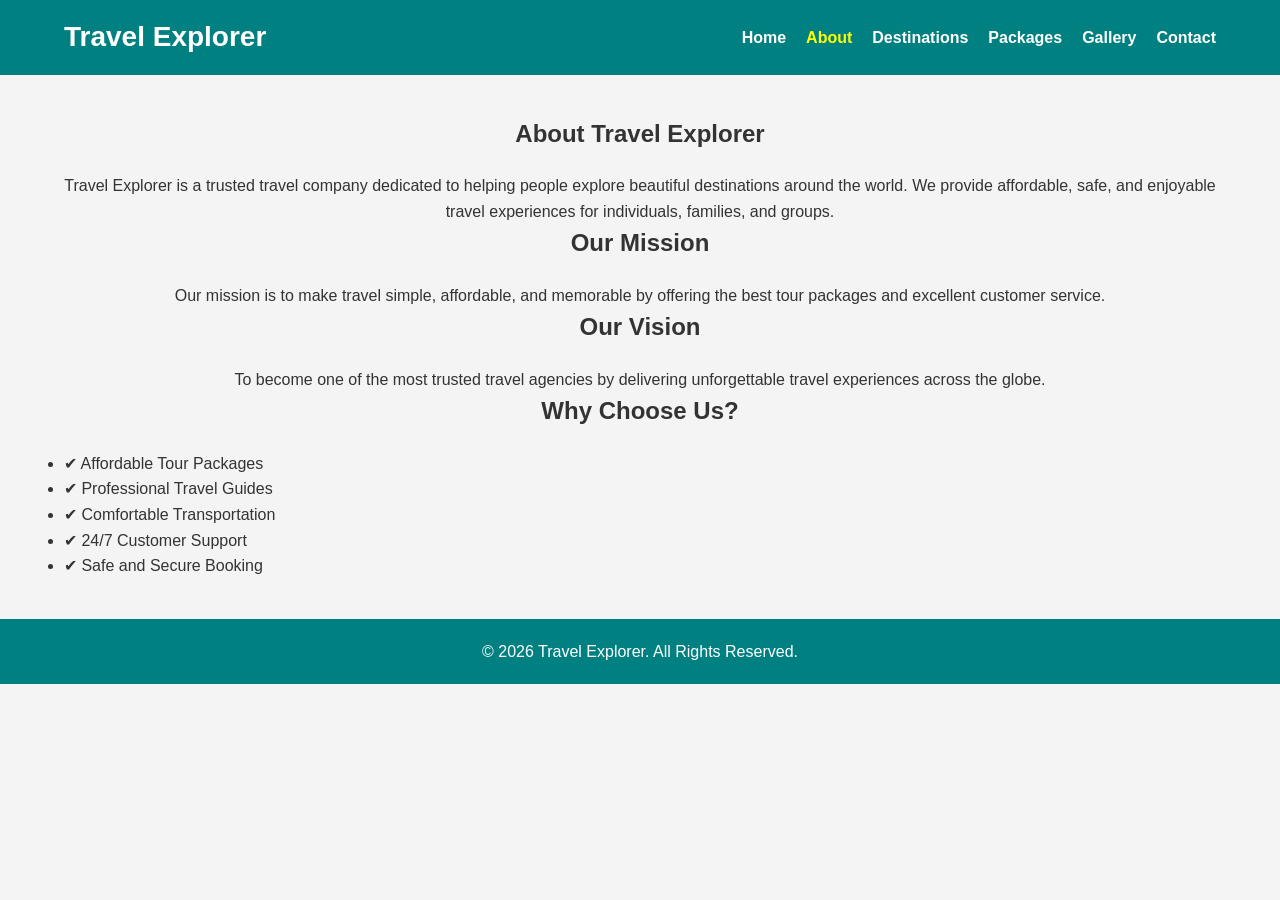
<file: about.html>
<!DOCTYPE html>
<html lang="en">
<head>
    <meta charset="UTF-8">
    <meta name="viewport" content="width=device-width, initial-scale=1.0">
    <title>About Us - Travel Explorer</title>
    <link rel="stylesheet" href="style.css">
</head>
<body>

<header>
    <nav>
        <div class="logo">Travel Explorer</div>
        <ul>
            <li><a href="index.html">Home</a></li>
            <li><a href="about.html" class="active">About</a></li>
            <li><a href="destinations.html">Destinations</a></li>
            <li><a href="packages.html">Packages</a></li>
            <li><a href="gallery.html">Gallery</a></li>
            <li><a href="contact.html">Contact</a></li>
        </ul>
    </nav>
</header>

<section class="about">
    <h1>About Travel Explorer</h1>
    <p>
        Travel Explorer is a trusted travel company dedicated to helping people
        explore beautiful destinations around the world. We provide affordable,
        safe, and enjoyable travel experiences for individuals, families, and groups.
    </p>

    <h2>Our Mission</h2>
    <p>
        Our mission is to make travel simple, affordable, and memorable by
        offering the best tour packages and excellent customer service.
    </p>

    <h2>Our Vision</h2>
    <p>
        To become one of the most trusted travel agencies by delivering
        unforgettable travel experiences across the globe.
    </p>

    <h2>Why Choose Us?</h2>
    <ul>
        <li>✔ Affordable Tour Packages</li>
        <li>✔ Professional Travel Guides</li>
        <li>✔ Comfortable Transportation</li>
        <li>✔ 24/7 Customer Support</li>
        <li>✔ Safe and Secure Booking</li>
    </ul>
</section>

<footer>
    <p>&copy; 2026 Travel Explorer. All Rights Reserved.</p>
</footer>

<script src="script.js"></script>

</body>
</html>
</file>
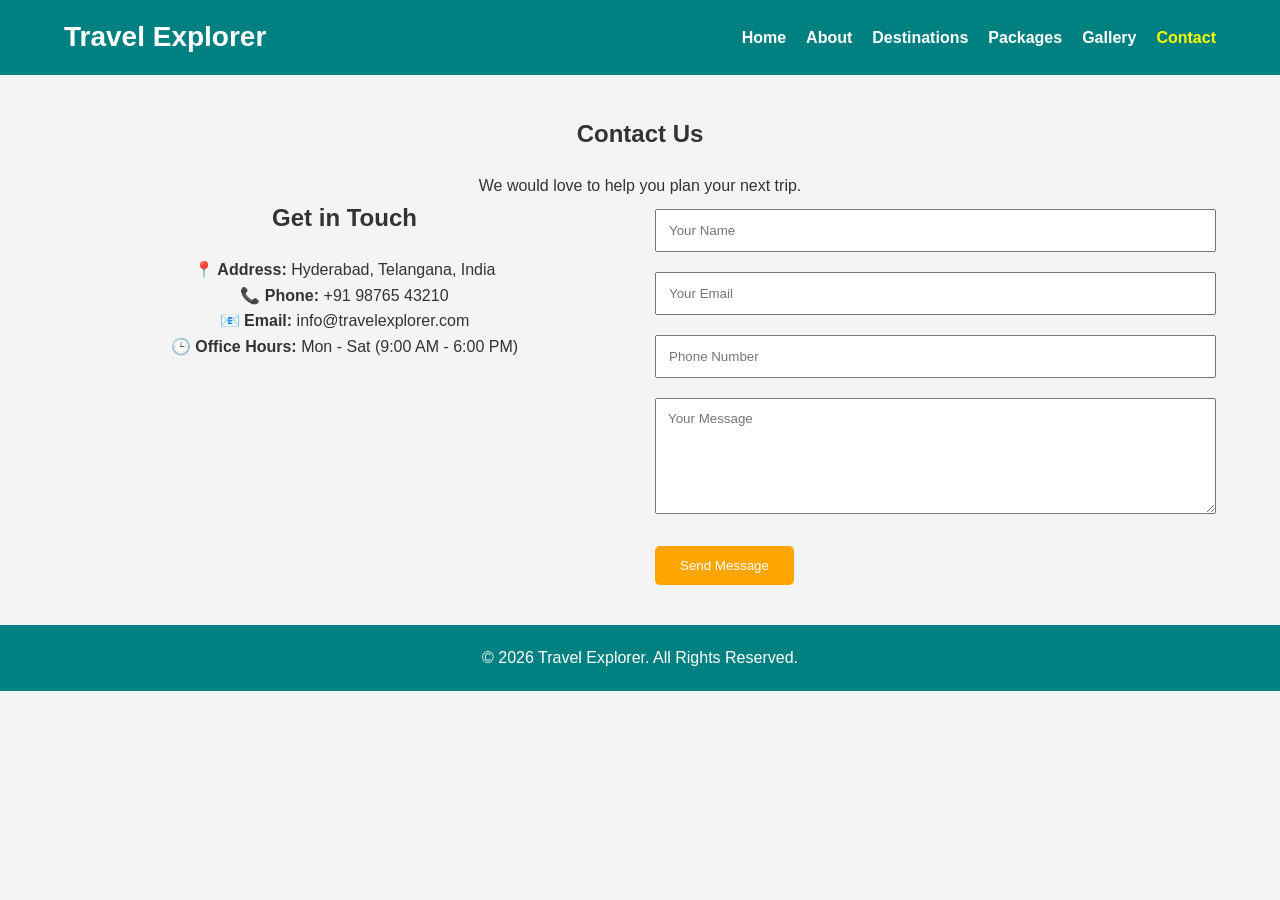
<file: contact.html>
<!DOCTYPE html>
<html lang="en">
<head>
    <meta charset="UTF-8">
    <meta name="viewport" content="width=device-width, initial-scale=1.0">
    <title>Contact Us - Travel Explorer</title>
    <link rel="stylesheet" href="style.css">
</head>
<body>

<header>
    <nav>
        <div class="logo">Travel Explorer</div>
        <ul>
            <li><a href="index.html">Home</a></li>
            <li><a href="about.html">About</a></li>
            <li><a href="destinations.html">Destinations</a></li>
            <li><a href="packages.html">Packages</a></li>
            <li><a href="gallery.html">Gallery</a></li>
            <li><a href="contact.html" class="active">Contact</a></li>
        </ul>
    </nav>
</header>

<section class="contact">
    <h1>Contact Us</h1>
    <p>We would love to help you plan your next trip.</p>

    <div class="contact-container">

        <div class="contact-info">
            <h2>Get in Touch</h2>
            <p><strong>📍 Address:</strong> Hyderabad, Telangana, India</p>
            <p><strong>📞 Phone:</strong> +91 98765 43210</p>
            <p><strong>📧 Email:</strong> info@travelexplorer.com</p>
            <p><strong>🕒 Office Hours:</strong> Mon - Sat (9:00 AM - 6:00 PM)</p>
        </div>

        <div class="contact-form">
            <form>
                <input type="text" placeholder="Your Name" required>

                <input type="email" placeholder="Your Email" required>

                <input type="tel" placeholder="Phone Number" required>

                <textarea rows="6" placeholder="Your Message" required></textarea>

                <button type="submit" class="btn">Send Message</button>
            </form>
        </div>

    </div>
</section>

<footer>
    <p>&copy; 2026 Travel Explorer. All Rights Reserved.</p>
</footer>

<script src="script.js"></script>

</body>
</html>
</file>
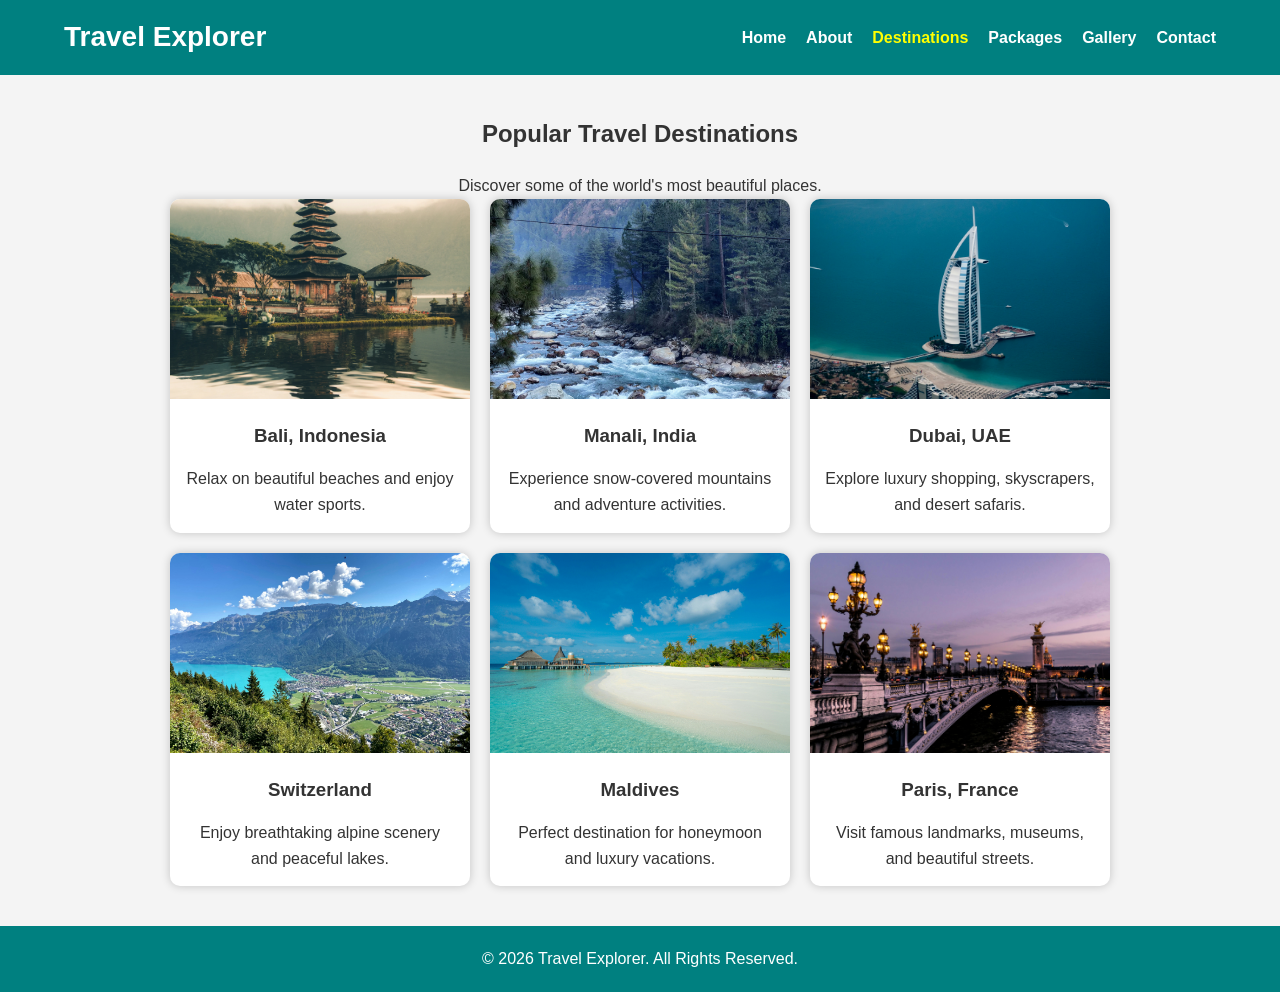
<file: destinations.html>
<!DOCTYPE html>
<html lang="en">
<head>
    <meta charset="UTF-8">
    <meta name="viewport" content="width=device-width, initial-scale=1.0">
    <title>Destinations - Travel Explorer</title>
    <link rel="stylesheet" href="style.css">
</head>
<body>

<header>
    <nav>
        <div class="logo">Travel Explorer</div>
        <ul>
            <li><a href="index.html">Home</a></li>
            <li><a href="about.html">About</a></li>
            <li><a href="destinations.html" class="active">Destinations</a></li>
            <li><a href="packages.html">Packages</a></li>
            <li><a href="gallery.html">Gallery</a></li>
            <li><a href="contact.html">Contact</a></li>
        </ul>
    </nav>
</header>

<section class="destinations">
    <h1>Popular Travel Destinations</h1>
    <p>Discover some of the world's most beautiful places.</p>

    <div class="cards">

        <div class="card">
            <img src="bali.jpg" alt="Bali">
            <h3>Bali, Indonesia</h3>
            <p>Relax on beautiful beaches and enjoy water sports.</p>
        </div>

        <div class="card">
            <img src="manali.jpg" alt="Manali">
            <h3>Manali, India</h3>
            <p>Experience snow-covered mountains and adventure activities.</p>
        </div>

        <div class="card">
            <img src="dubai-city.jpg" alt="Dubai">
            <h3>Dubai, UAE</h3>
            <p>Explore luxury shopping, skyscrapers, and desert safaris.</p>
        </div>

        <div class="card">
            <img src="switerland-adventure.jpg" alt="Switzerland">
            <h3>Switzerland</h3>
            <p>Enjoy breathtaking alpine scenery and peaceful lakes.</p>
        </div>

        <div class="card">
            <img src="maldives-beach.jpg" alt="Maldives">
            <h3>Maldives</h3>
            <p>Perfect destination for honeymoon and luxury vacations.</p>
        </div>

        <div class="card">
            <img src="paris.jpg" alt="Paris">
            <h3>Paris, France</h3>
            <p>Visit famous landmarks, museums, and beautiful streets.</p>
        </div>

    </div>
</section>

<footer>
    <p>&copy; 2026 Travel Explorer. All Rights Reserved.</p>
</footer>

<script src="script.js"></script>

</body>
</html>
</file>
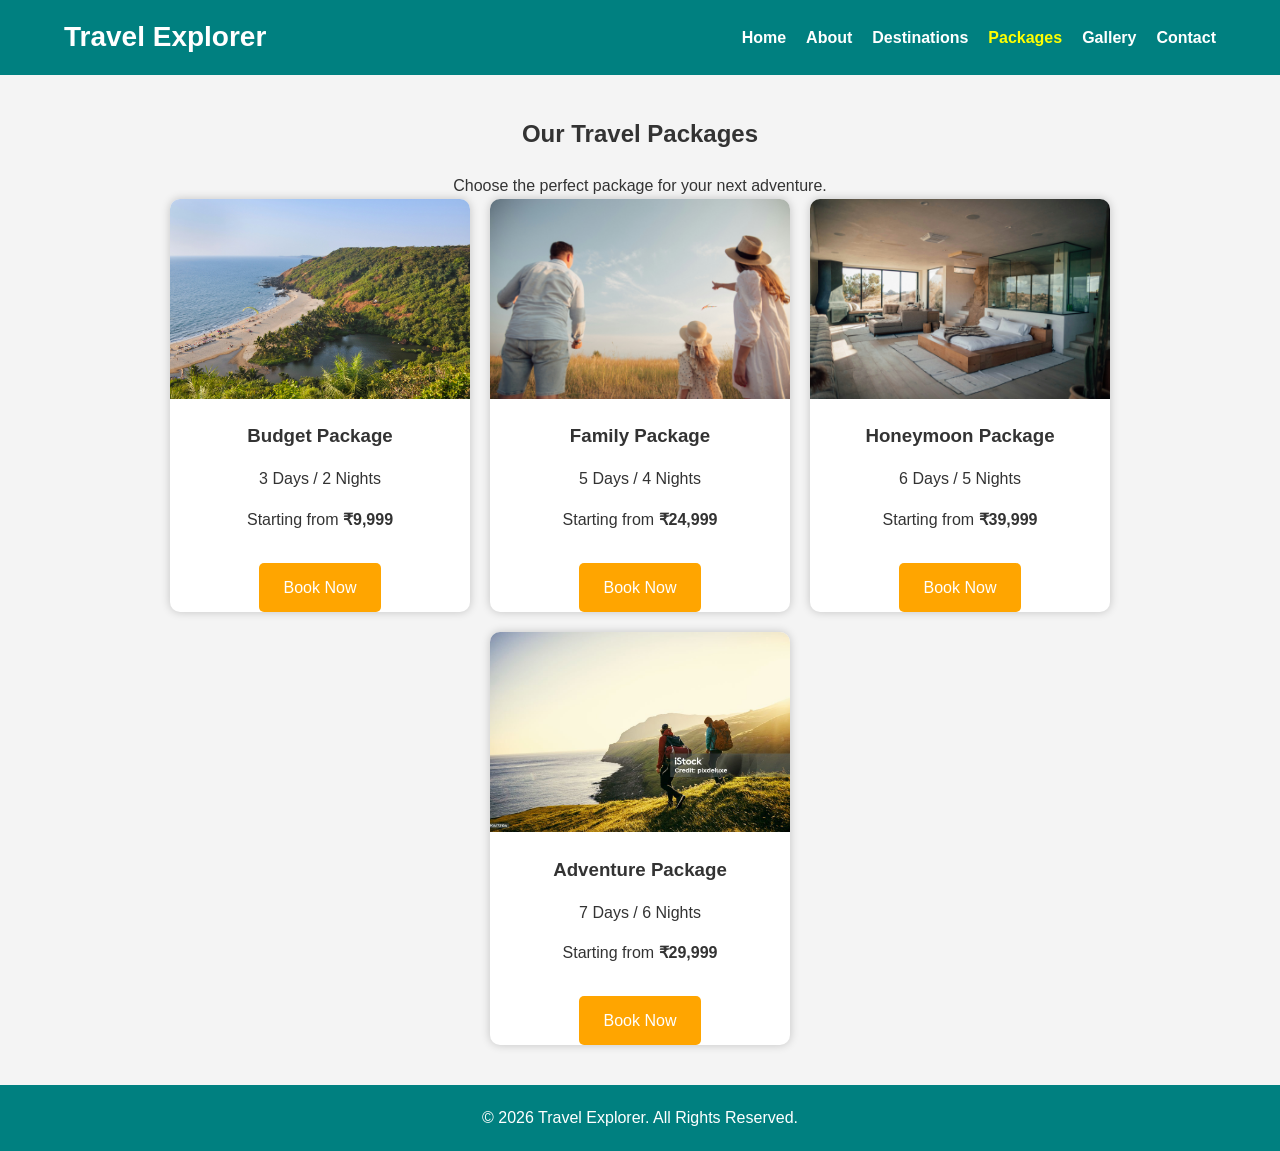
<file: packages.html>
<!DOCTYPE html>
<html lang="en">
<head>
    <meta charset="UTF-8">
    <meta name="viewport" content="width=device-width, initial-scale=1.0">
    <title>Travel Packages - Travel Explorer</title>
    <link rel="stylesheet" href="style.css">
</head>
<body>

<header>
    <nav>
        <div class="logo">Travel Explorer</div>
        <ul>
            <li><a href="index.html">Home</a></li>
            <li><a href="about.html">About</a></li>
            <li><a href="destinations.html">Destinations</a></li>
            <li><a href="packages.html" class="active">Packages</a></li>
            <li><a href="gallery.html">Gallery</a></li>
            <li><a href="contact.html">Contact</a></li>
        </ul>
    </nav>
</header>

<section class="packages">
    <h1>Our Travel Packages</h1>
    <p>Choose the perfect package for your next adventure.</p>

    <div class="cards">

        <div class="card">
            <img src="beach.jpg" alt="Budget Package">
            <h3>Budget Package</h3>
            <p>3 Days / 2 Nights</p>
            <p>Starting from <strong>₹9,999</strong></p>
            <a href="contact.html" class="btn">Book Now</a>
        </div>

        <div class="card">
            <img src="family-travel.jpg" alt="Family Package">
            <h3>Family Package</h3>
            <p>5 Days / 4 Nights</p>
            <p>Starting from <strong>₹24,999</strong></p>
            <a href="contact.html" class="btn">Book Now</a>
        </div>

        <div class="card">
            <img src="luxury-room.jpg" alt="Honeymoon Package">
            <h3>Honeymoon Package</h3>
            <p>6 Days / 5 Nights</p>
            <p>Starting from <strong>₹39,999</strong></p>
            <a href="contact.html" class="btn">Book Now</a>
        </div>

        <div class="card">
            <img src="adventure-travel.jpg" alt="Adventure Package">
            <h3>Adventure Package</h3>
            <p>7 Days / 6 Nights</p>
            <p>Starting from <strong>₹29,999</strong></p>
            <a href="contact.html" class="btn">Book Now</a>
        </div>

    </div>
</section>

<footer>
    <p>&copy; 2026 Travel Explorer. All Rights Reserved.</p>
</footer>

<script src="script.js"></script>

</body>
</html>
</file>
<file: style.css>
* {
    margin: 0;
    padding: 0;
    box-sizing: border-box;
    font-family: Arial, sans-serif;
}

body {
    background: #f4f4f4;
    color: #333;
    line-height: 1.6;
}

/* Header */
header {
    background: #008080;
    color: white;
    padding: 15px 0;
}

nav {
    width: 90%;
    margin: auto;
    display: flex;
    justify-content: space-between;
    align-items: center;
}

.logo {
    font-size: 28px;
    font-weight: bold;
}

nav ul {
    list-style: none;
    display: flex;
}

nav ul li {
    margin-left: 20px;
}

nav ul li a {
    color: white;
    text-decoration: none;
    font-weight: bold;
}

nav ul li a:hover,
.active {
    color: yellow;
}

/* Hero Section */
.hero {
    background: url("hero-banner.jpg") no-repeat center center;
    background-size: cover;
    color: white;
    text-align: center;
    padding: 120px 20px;
}
.hero h1 {
    font-size: 50px;
}

.hero p {
    margin: 20px 0;
    font-size: 20px;
}

.btn {
    background: orange;
    color: white;
    padding: 12px 25px;
    text-decoration: none;
    border-radius: 5px;
    display: inline-block;
    margin-top: 15px;
}

.btn:hover {
    background: darkorange;
}

/* Sections */
section {
    width: 90%;
    margin: 40px auto;
}

section h1,
section h2 {
    text-align: center;
    margin-bottom: 20px;
}

section p {
    text-align: center;
}

/* Cards */
.cards {
    display: flex;
    flex-wrap: wrap;
    justify-content: center;
    gap: 20px;
}

.card {
    background: white;
    width: 300px;
    border-radius: 10px;
    overflow: hidden;
    box-shadow: 0 0 10px rgba(0,0,0,0.2);
    text-align: center;
    transition: 0.3s;
}

.card:hover {
    transform: scale(1.05);
}

.card img {
    width: 100%;
    height: 200px;
    object-fit: cover;
}

.card h3 {
    margin: 15px 0;
}

.card p {
    padding: 0 15px 15px;
}

/* Gallery */
.gallery-grid {
    display: grid;
    grid-template-columns: repeat(auto-fit, minmax(250px,1fr));
    gap: 20px;
}

.gallery-grid img {
    width: 100%;
    height: 220px;
    object-fit: cover;
    border-radius: 10px;
    transition: 0.3s;
}

.gallery-grid img:hover {
    transform: scale(1.05);
}

/* Contact */
.contact-container {
    display: flex;
    flex-wrap: wrap;
    gap: 30px;
    justify-content: space-between;
}

.contact-info,
.contact-form {
    flex: 1;
    min-width: 300px;
}
.hero{
    background: url("hero-banner.jpg") no-repeat center center;
    background-size: cover;
    color: white;
    text-align: center;
    padding: 120px 20px;
}

.contact-form input,
.contact-form textarea {
    width: 100%;
    padding: 12px;
    margin: 10px 0;
}

.contact-form button {
    border: none;
    cursor: pointer;
}

/* Footer */
footer {
    background: #008080;
    color: white;
    text-align: center;
    padding: 20px;
    margin-top: 40px;
}

/* Responsive */
@media(max-width:768px){

nav {
    flex-direction: column;
}

nav ul {
    flex-direction: column;
    text-align: center;
}

nav ul li {
    margin: 10px 0;
}

.hero h1 {
    font-size: 35px;
}

.cards {
    flex-direction: column;
    align-items: center;
}

.contact-container {
    flex-direction: column;
}

}
</file>
